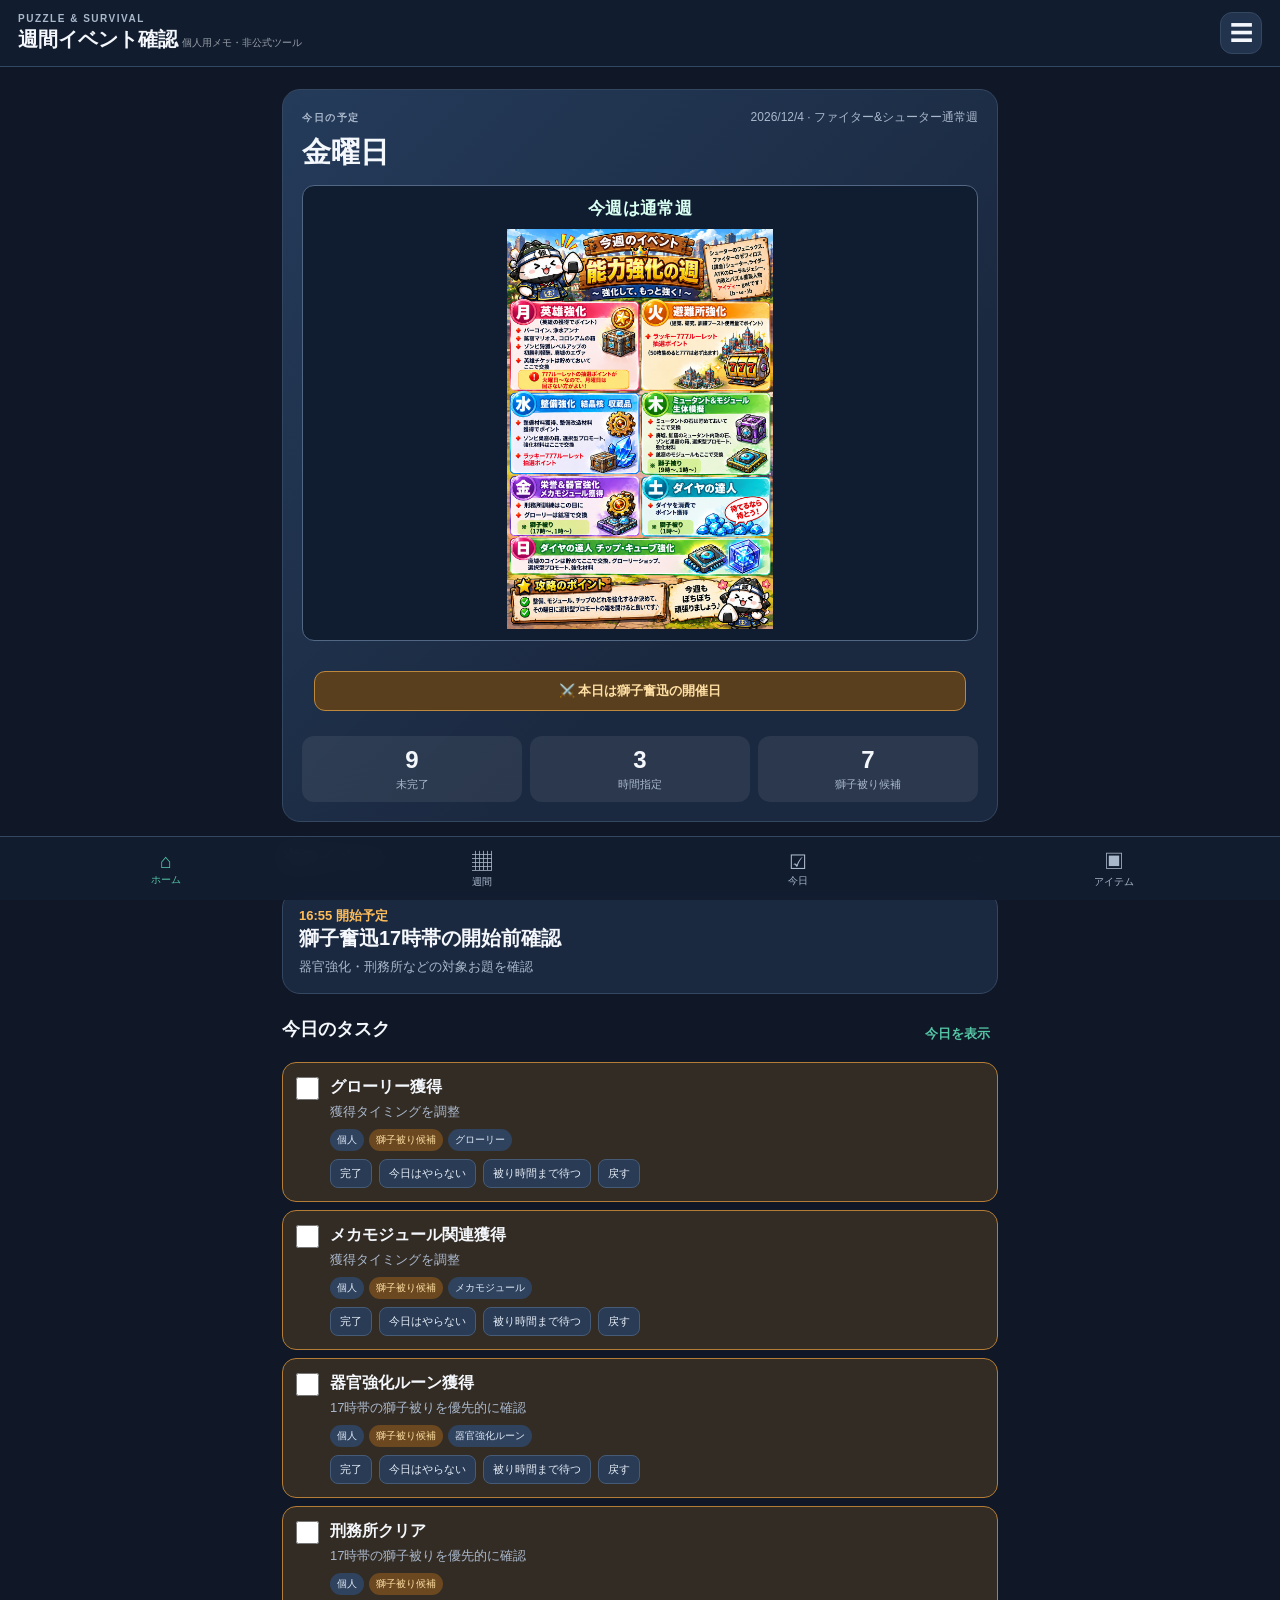
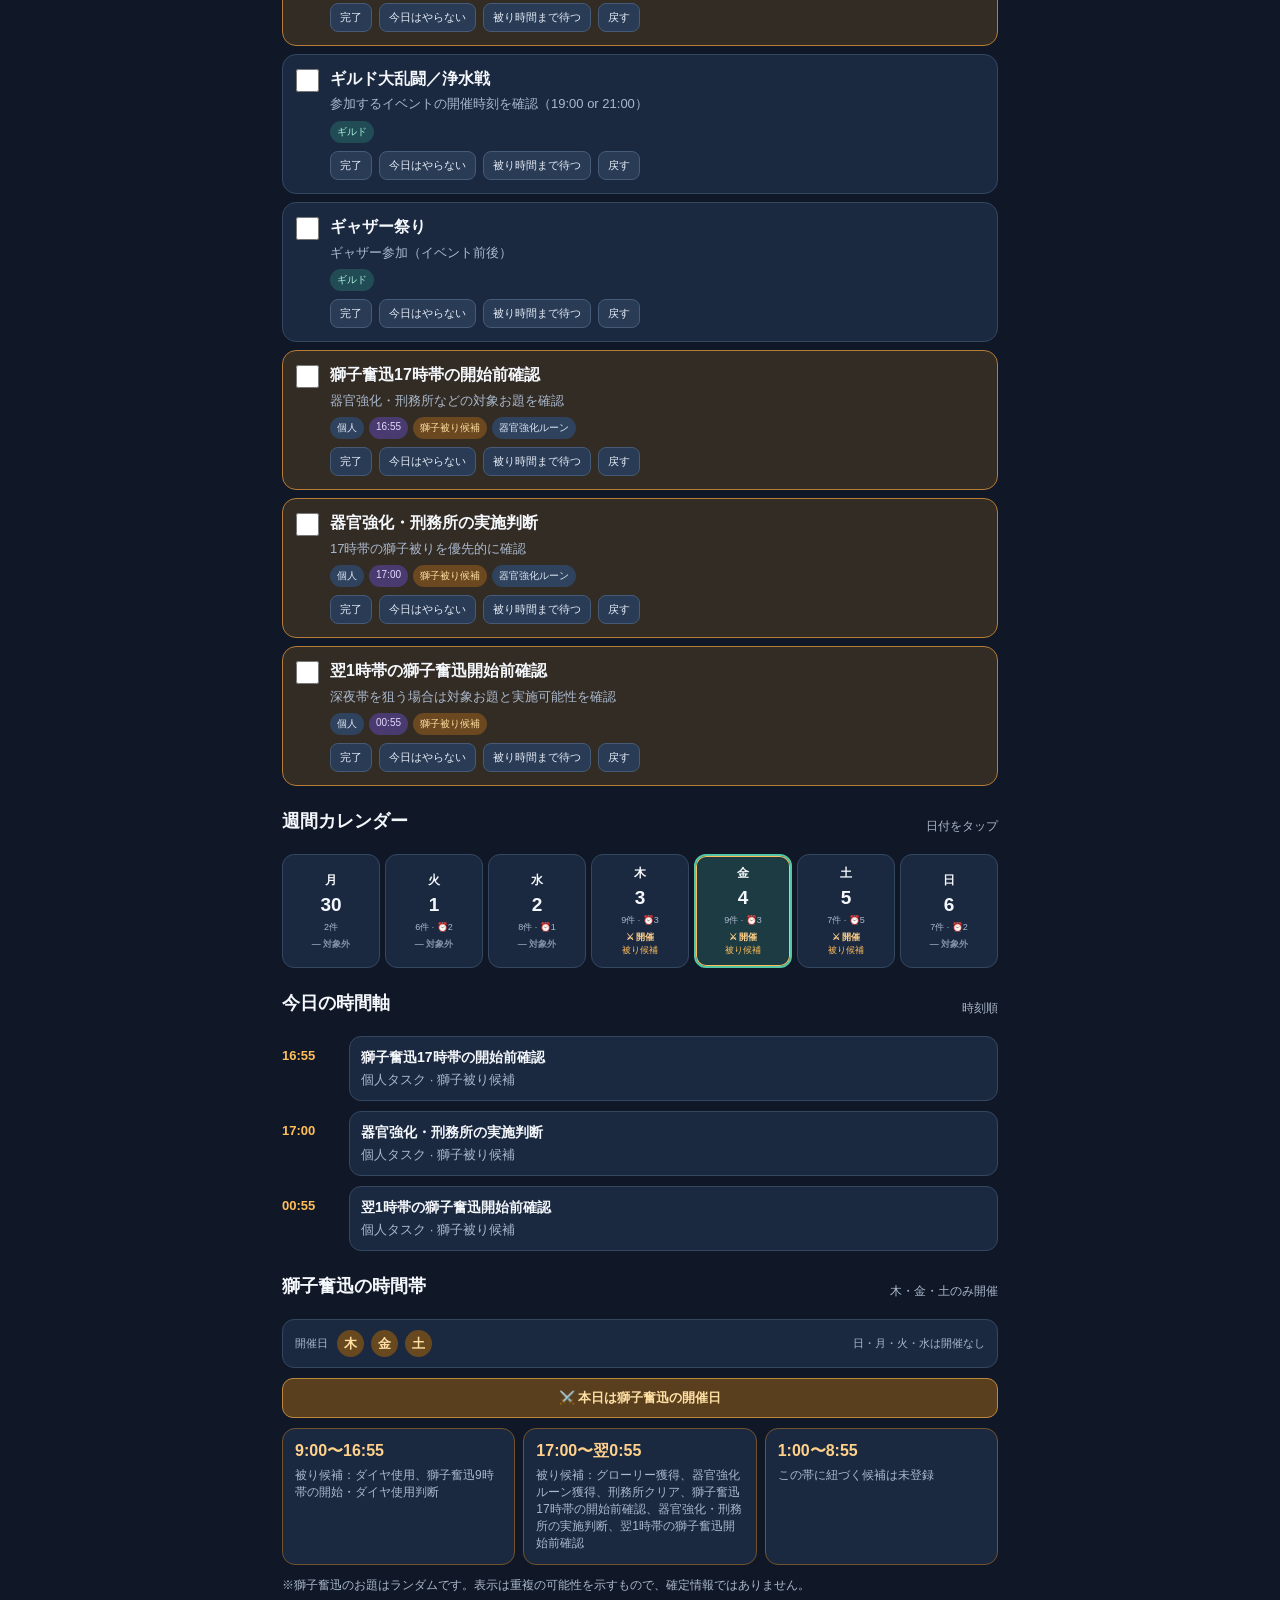
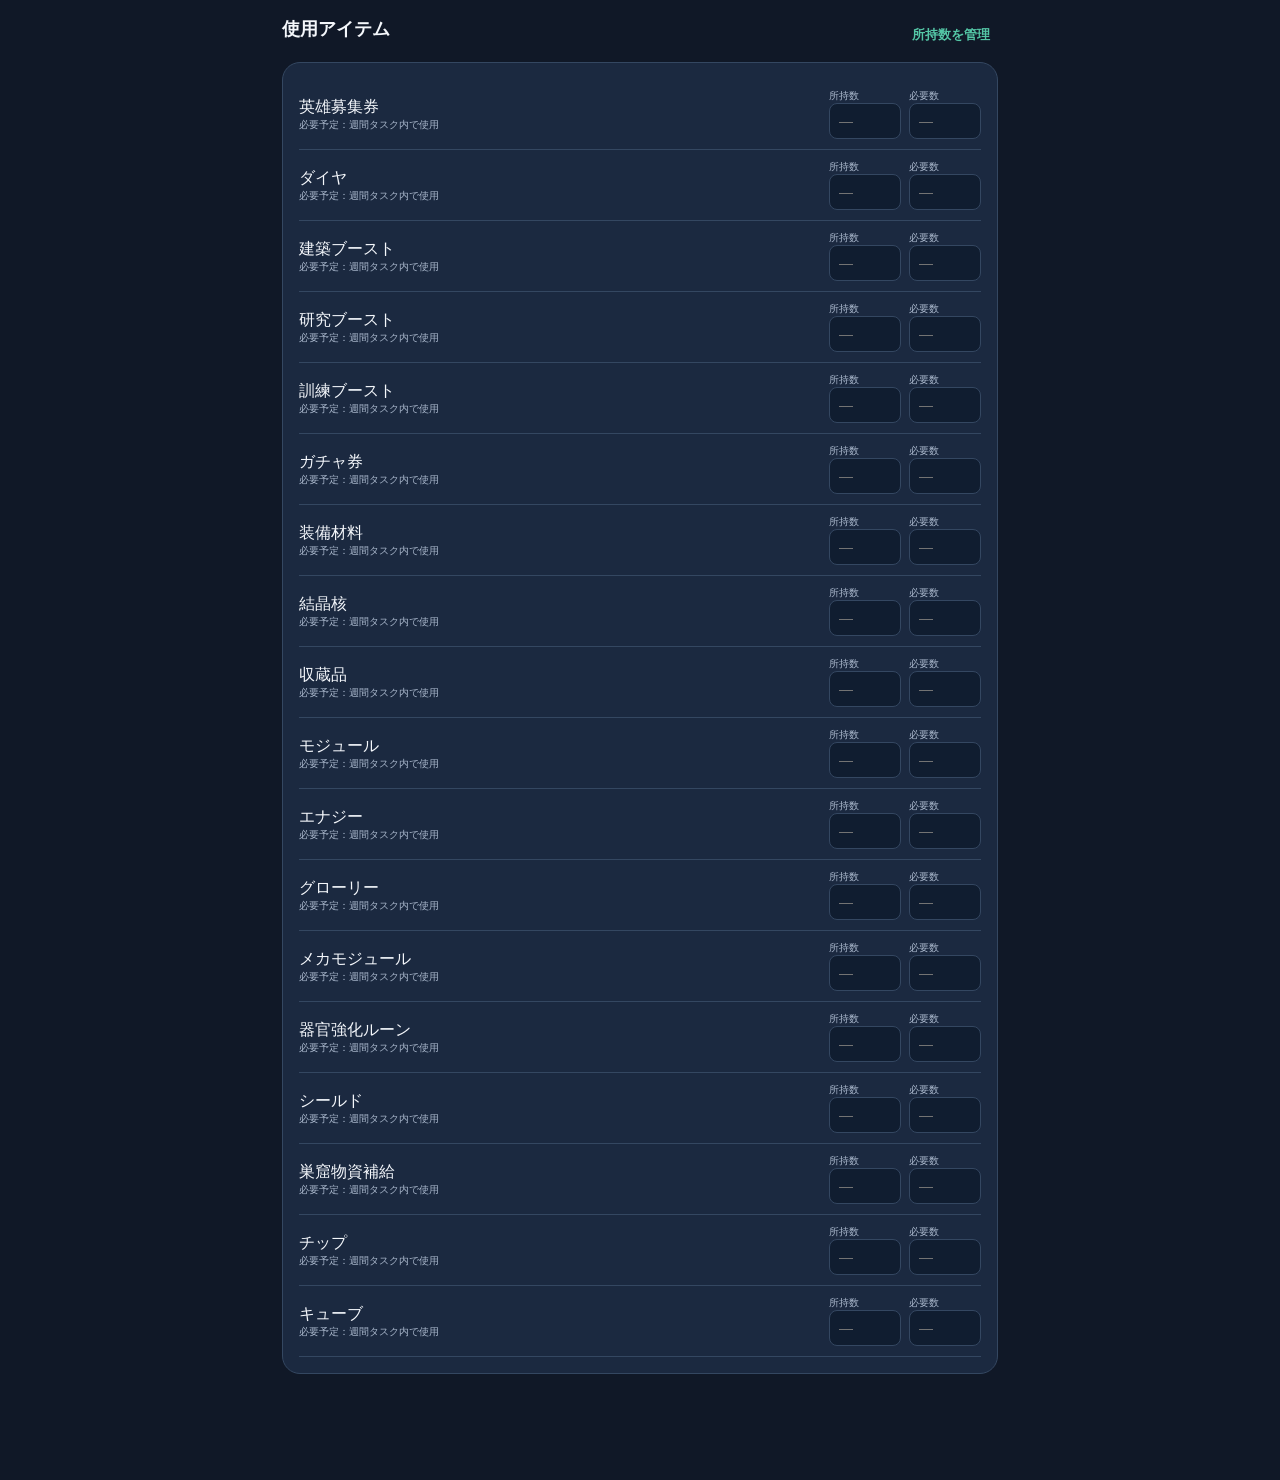
<file: index.html>
<!doctype html>
<html lang="ja">
<head>
<meta charset="utf-8"><meta name="viewport" content="width=device-width,initial-scale=1,viewport-fit=cover">
<meta name="theme-color" content="#172033"><meta name="apple-mobile-web-app-capable" content="yes"><meta name="apple-mobile-web-app-status-bar-style" content="black-translucent">
<link rel="manifest" href="manifest.json"><link rel="stylesheet" href="style.css"><title>パズサバ週間イベント</title>
</head>
<body>
<header class="topbar"><div><div class="eyebrow">PUZZLE & SURVIVAL</div><h1>週間イベント確認<span style="font-size:0.5em;font-weight:400;opacity:0.6;margin-left:0.4em;">個人用メモ・非公式ツール</span></h1></div><button class="iconbtn hamburger" id="menuBtn" aria-label="メニューを開く">☰</button></header>
<main>
<section class="hero card"><div class="hero-row"><span class="eyebrow">今日の予定</span><span id="todayDate" class="date"></span></div><h2 id="todayLabel">今日</h2><div id="weekTypeBanner" class="week-type-banner" aria-live="polite"></div><div id="lionTodayStatus" class="lion-status"></div><div class="hero-stats"><div><b id="todoCount">0</b><small>未完了</small></div><div><b id="eventCount">0</b><small>時間指定</small></div><div><b id="overlapCount">0</b><small>獅子被り候補</small></div></div></section>
<section class="section"><div class="section-head"><h2>次のイベント</h2><span class="muted" id="nextEventHint"></span></div><div id="nextEvent" class="next-event card"></div></section>
<section class="section"><div class="section-head"><h2>今日のタスク</h2><button class="textbtn" id="todayAllBtn">今日を表示</button></div><div id="todayTasks"></div></section>
<section class="section"><div class="section-head"><h2>週間カレンダー</h2><span class="muted">日付をタップ</span></div><div id="weekGrid" class="week-grid"></div></section>
<section class="section"><div class="section-head"><h2>今日の時間軸</h2><span class="muted">時刻順</span></div><div id="timeline"></div></section>
<section class="section"><div class="section-head"><h2>獅子奮迅の時間帯</h2><span class="muted">木・金・土のみ開催</span></div><div id="lionScheduleStatus" class="lion-schedule-status"></div><div id="lionBands" class="lion-grid"></div><p class="footnote">※獅子奮迅のお題はランダムです。表示は重複の可能性を示すもので、確定情報ではありません。</p></section>
<section class="section"><div class="section-head"><h2>使用アイテム</h2><button class="textbtn" id="itemsBtn">所持数を管理</button></div><div id="itemSummary" class="card"></div></section>

</main>
<nav class="bottomnav"><button class="active" data-view="home">⌂<small>ホーム</small></button><button data-view="week">▦<small>週間</small></button><button data-view="day">☑<small>今日</small></button><button data-view="items">▣<small>アイテム</small></button></nav>
<div id="detailModal" class="modal hidden"><div class="modal-panel"><div class="modal-head"><h2 id="modalTitle">日別タスク</h2><button id="closeModal" class="iconbtn">✕</button></div><div id="modalBody"></div></div></div>
<div id="toast" class="toast"></div>
<script src="app.js"></script>
</body></html>
</file>
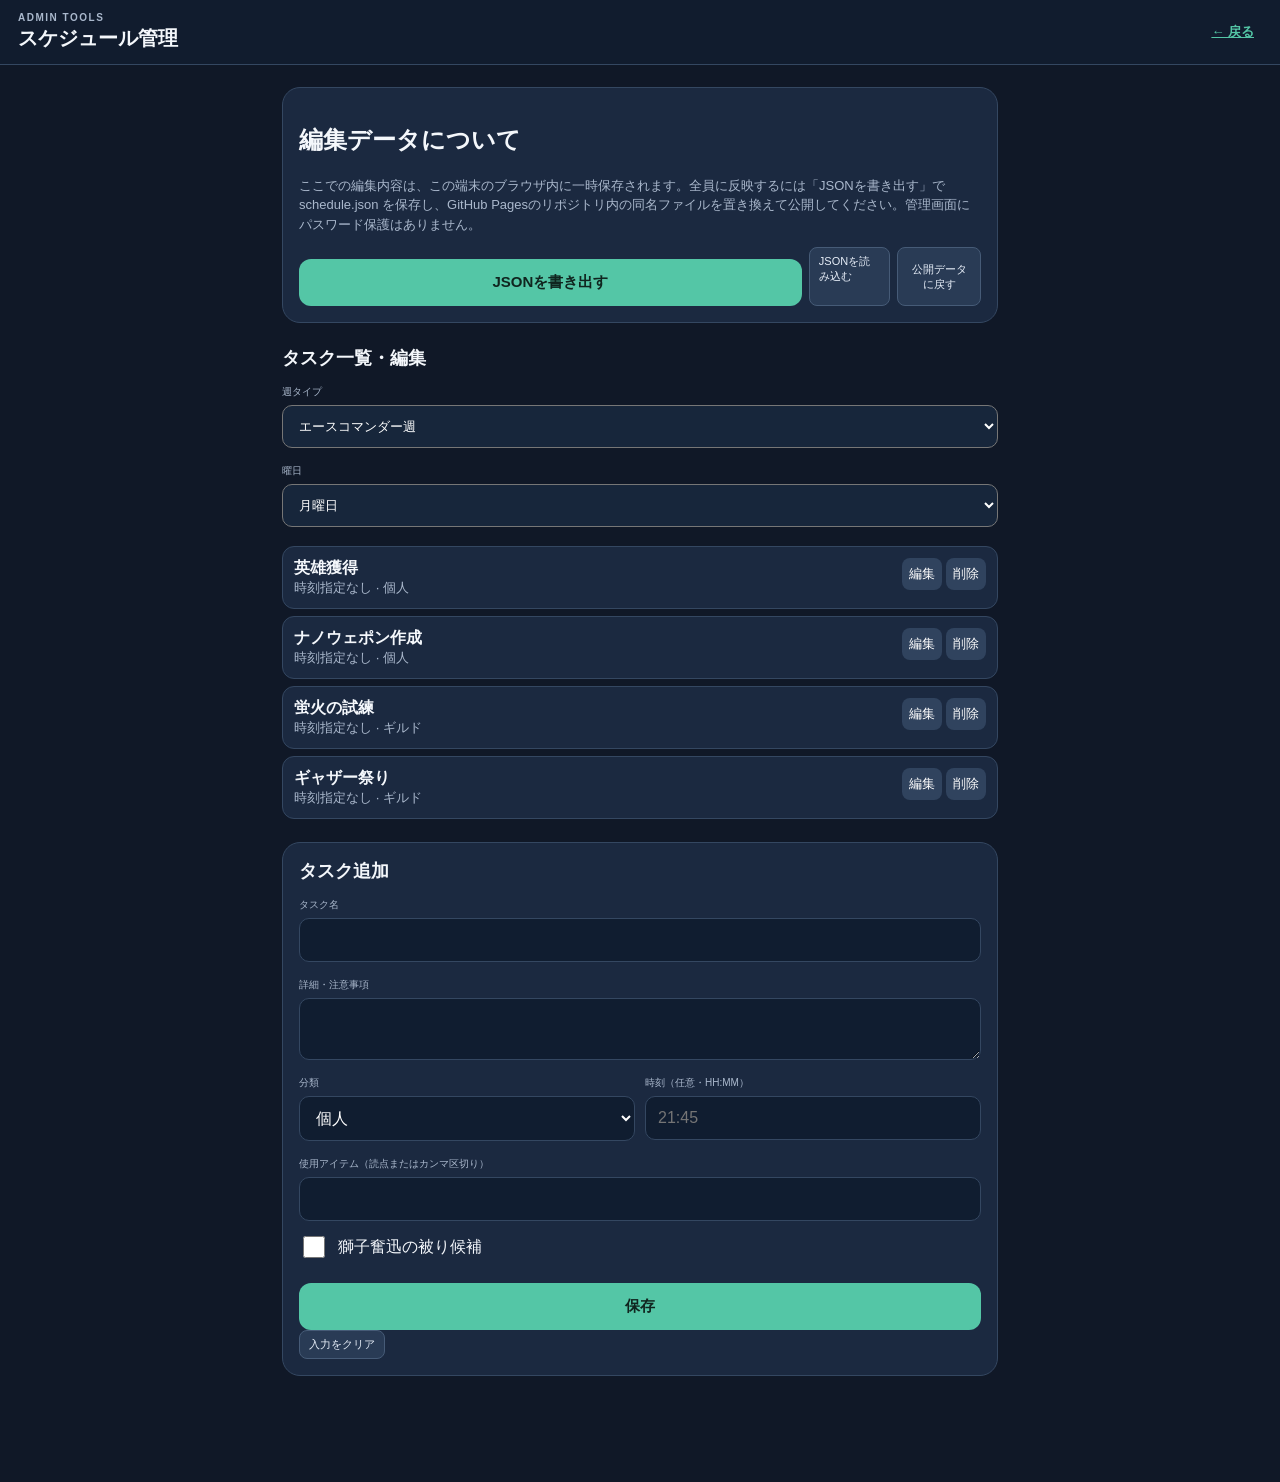
<file: admin.html>
<!doctype html><html lang="ja"><head><meta charset="utf-8"><meta name="viewport" content="width=device-width,initial-scale=1,viewport-fit=cover"><link rel="stylesheet" href="style.css"><title>管理・編集</title></head><body><header class="topbar"><div><div class="eyebrow">ADMIN TOOLS</div><h1>スケジュール管理</h1></div><a class="textbtn" href="index.html">← 戻る</a></header><main>
<div class="card"><h2>編集データについて</h2><p class="task-detail">ここでの編集内容は、この端末のブラウザ内に一時保存されます。全員に反映するには「JSONを書き出す」で schedule.json を保存し、GitHub Pagesのリポジトリ内の同名ファイルを置き換えて公開してください。管理画面にパスワード保護はありません。</p><div class="task-actions"><button class="primarybtn" id="export">JSONを書き出す</button><label class="mini-btn">JSONを読み込む<input type="file" id="import" accept=".json,application/json" hidden></label><button class="mini-btn" id="reset">公開データに戻す</button></div></div>
<div class="section"><h2>タスク一覧・編集</h2><label class="short-label">週タイプ</label><select id="week" style="width:100%;padding:12px;border-radius:10px;margin:6px 0 12px;background:#17263b;color:white"></select><label class="short-label">曜日</label><select id="day" style="width:100%;padding:12px;border-radius:10px;margin:6px 0 12px;background:#17263b;color:white"></select><div id="list"></div></div>
<div class="section card"><h2 id="formTitle">タスク追加</h2><input type="hidden" id="id"><label class="short-label">タスク名</label><input id="title" class="admininput"><label class="short-label">詳細・注意事項</label><textarea id="detail" class="admininput"></textarea><div class="formgrid"><div><label class="short-label">分類</label><select id="category" class="admininput"><option>個人</option><option>ギルド</option></select></div><div><label class="short-label">時刻（任意・HH:MM）</label><input id="time" class="admininput" placeholder="21:45"></div></div><label class="short-label">使用アイテム（読点またはカンマ区切り）</label><input id="items" class="admininput"><label class="checkline"><input type="checkbox" id="lion"> 獅子奮迅の被り候補</label><button class="primarybtn" id="save">保存</button><button class="mini-btn" id="clear">入力をクリア</button></div>
</main><script src="admin.js"></script><style>.admininput{display:block;width:100%;margin:6px 0 12px;background:#101d30;color:white;border:1px solid var(--line);border-radius:10px;padding:12px;font:inherit}.formgrid{display:grid;grid-template-columns:1fr 1fr;gap:10px}.checkline{display:flex;gap:10px;align-items:center;margin:10px 0}.checkline input{width:22px;height:22px}.admin-task{background:var(--panel);border:1px solid var(--line);border-radius:12px;padding:11px;margin:7px 0;display:flex;justify-content:space-between;gap:8px}.admin-task small{display:block;color:var(--muted)}.admin-task button{background:#30435e;color:white;border:0;border-radius:8px;padding:7px}</style></body></html>
</file>
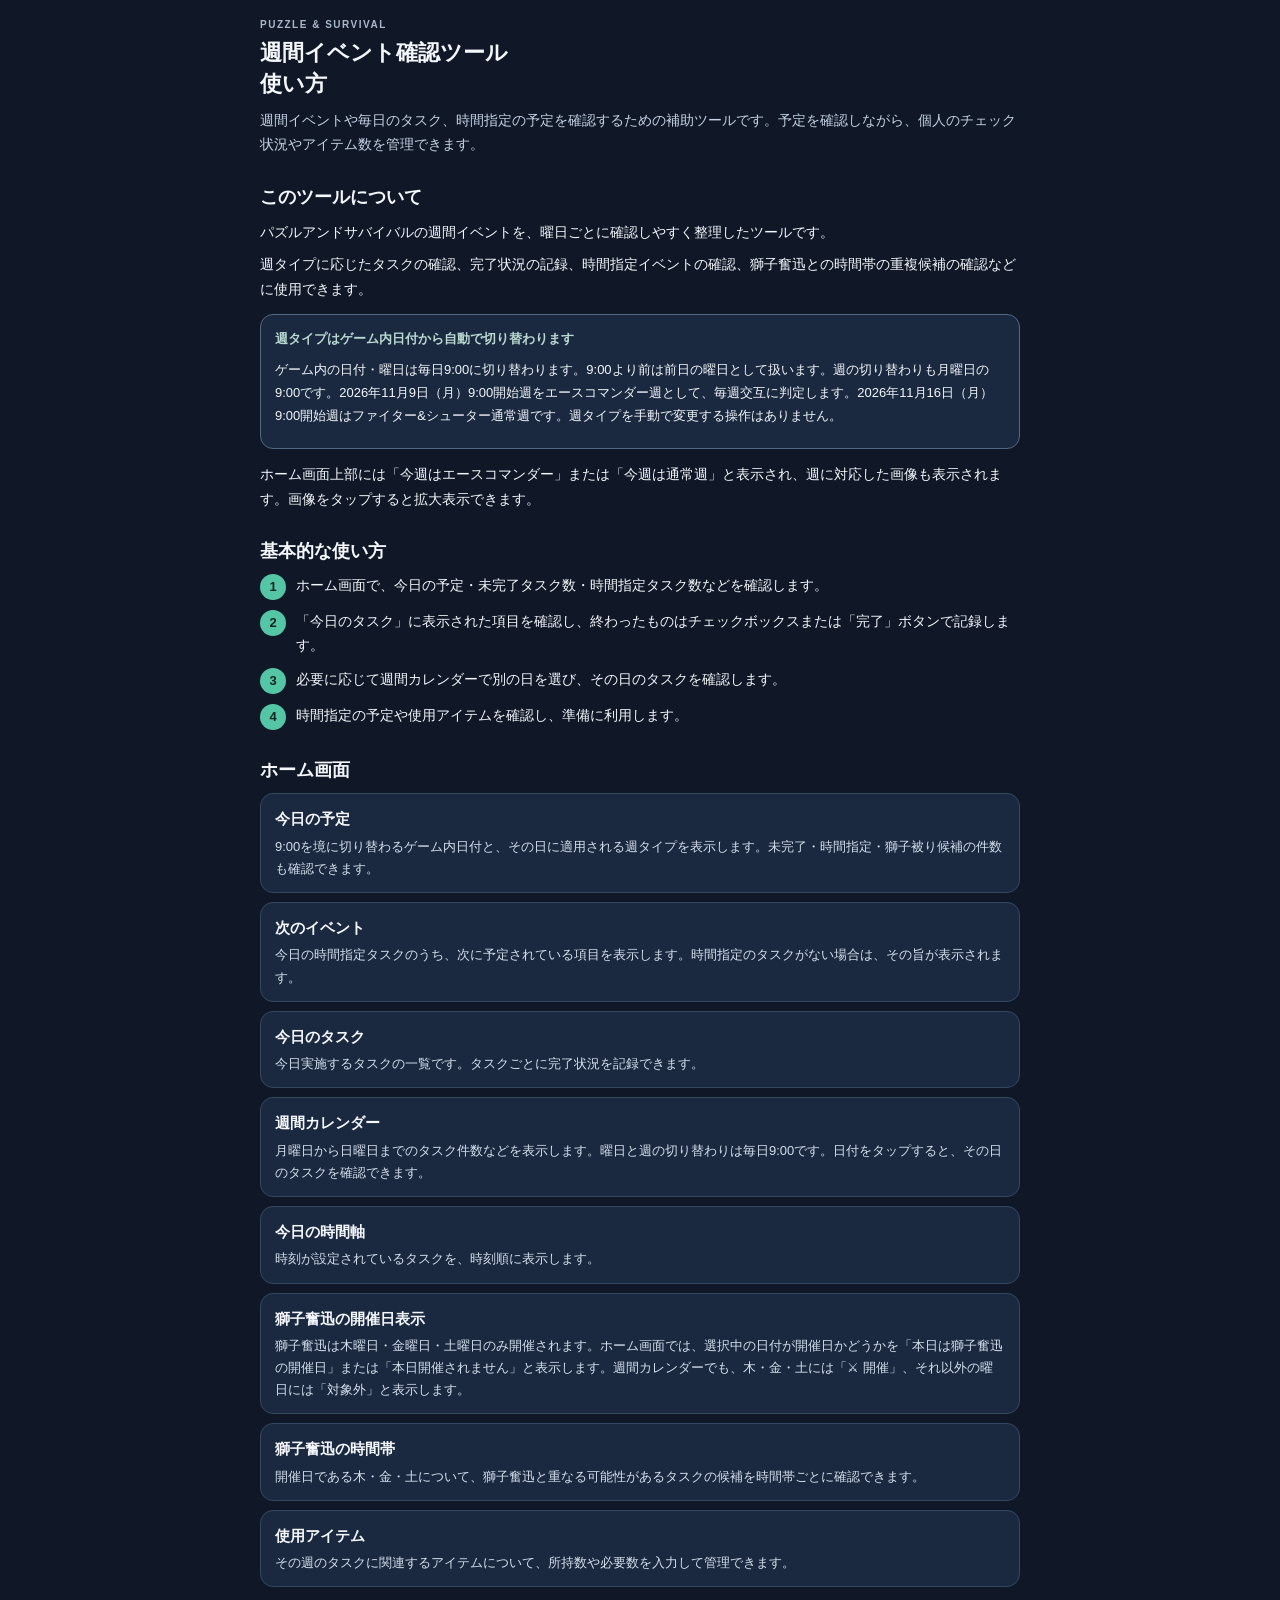
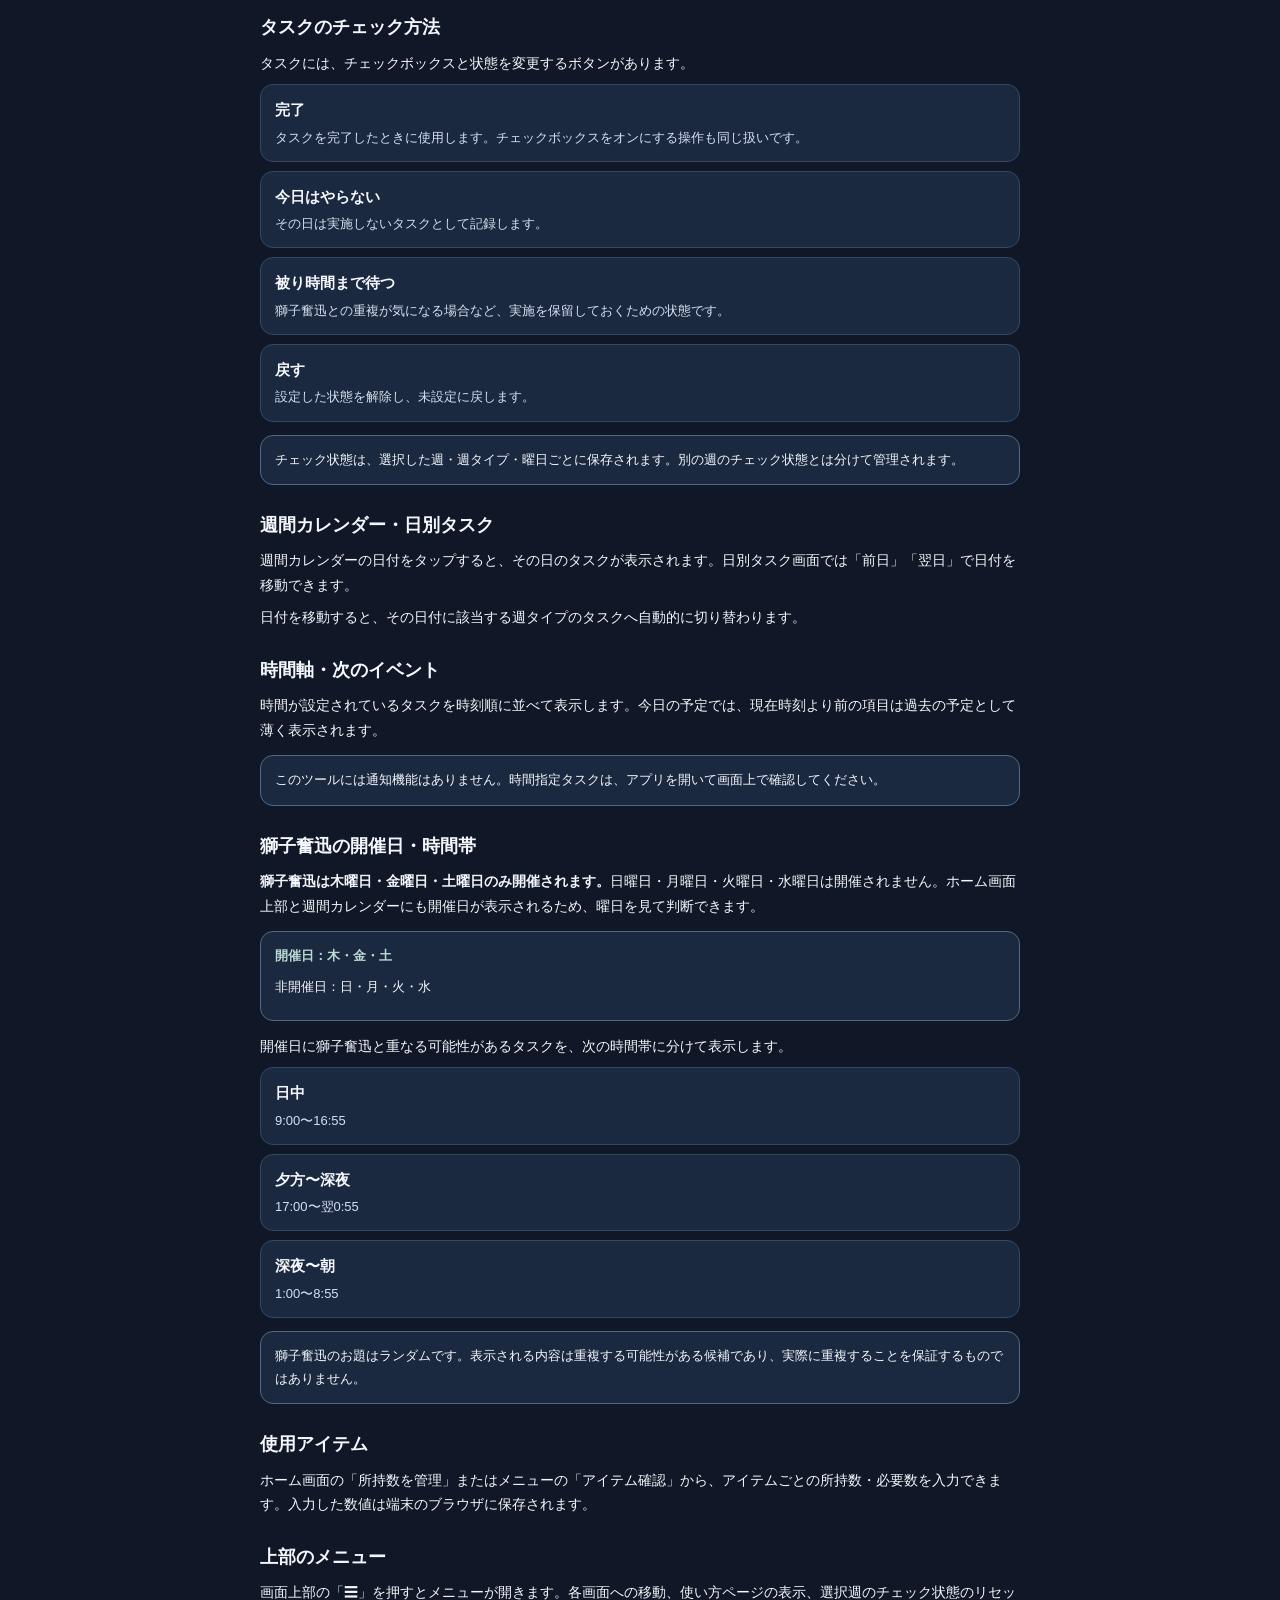
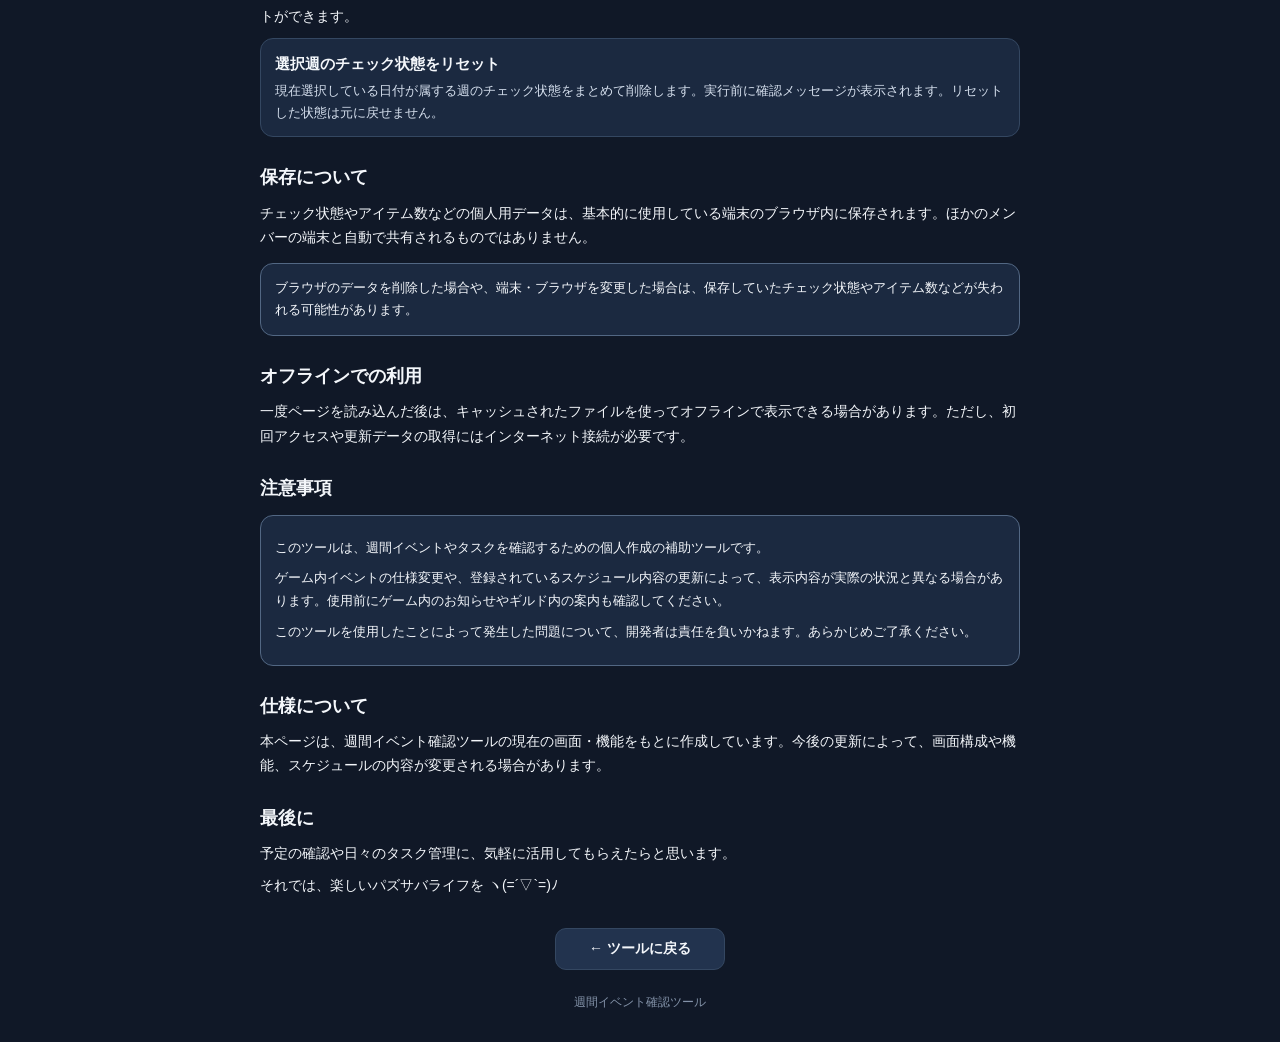
<file: help.html>
<!doctype html>
<html lang="ja">
<head>
<meta charset="utf-8">
<meta name="viewport" content="width=device-width,initial-scale=1,viewport-fit=cover">
<meta name="theme-color" content="#101827">
<title>使い方｜パズサバ週間イベント確認</title>
<style>
*{box-sizing:border-box;-webkit-tap-highlight-color:transparent}
html,body{margin:0;padding:0;background:#101827;color:#f4f7fb;font-family:-apple-system,BlinkMacSystemFont,"Hiragino Kaku Gothic ProN","Noto Sans JP",sans-serif}
body{padding:16px 14px 30px;line-height:1.7}.page{width:100%;max-width:760px;margin:0 auto}
h1{font-size:22px;line-height:1.4;margin:0 0 8px}h2{font-size:18px;line-height:1.4;margin:28px 0 10px}h3{font-size:15px;margin:17px 0 7px}
p,li{font-size:14px;line-height:1.75}p{margin:8px 0}ul,ol{padding-left:22px}
.lead{color:#c4d2e5;margin-bottom:18px}.eyebrow{font-size:10px;letter-spacing:1.5px;color:#aab8cc;font-weight:800;margin-bottom:5px}
.feature{background:#1b2940;border:1px solid #344761;border-radius:13px;padding:12px 14px;margin:9px 0}.feature-title{font-size:15px;font-weight:800;margin-bottom:4px}.feature-description{font-size:13px;line-height:1.7;color:#d5dfed}
.notice{background:#1b2940;border:1px solid #526783;border-radius:13px;padding:13px 14px;margin:13px 0;font-size:13px;line-height:1.75}.notice strong{color:#b9d9d1}.notice p{font-size:13px}
.step{display:flex;gap:10px;align-items:flex-start;margin:10px 0}.num{flex:none;width:26px;height:26px;border-radius:50%;background:#54c6a6;color:#10251f;font-weight:900;text-align:center;line-height:26px;font-size:13px}.step div:last-child{font-size:14px;line-height:1.7}
.back-area{text-align:center;margin-top:30px}.back-button{display:inline-flex;align-items:center;justify-content:center;min-width:170px;min-height:42px;padding:0 22px;background:#22334e;color:#f4f7fb;text-decoration:none;border:1px solid #344761;border-radius:11px;font-size:14px;font-weight:700}.back-button:active{opacity:.7;transform:scale(.98)}
.footer{text-align:center;color:#8392a8;font-size:12px;margin-top:22px}a.inline{color:#66ccff}
</style>
</head>
<body><div class="page">
<div class="eyebrow">PUZZLE & SURVIVAL</div>
<h1>週間イベント確認ツール<br>使い方</h1>
<p class="lead">週間イベントや毎日のタスク、時間指定の予定を確認するための補助ツールです。予定を確認しながら、個人のチェック状況やアイテム数を管理できます。</p>

<h2>このツールについて</h2>
<p>パズルアンドサバイバルの週間イベントを、曜日ごとに確認しやすく整理したツールです。</p>
<p>週タイプに応じたタスクの確認、完了状況の記録、時間指定イベントの確認、獅子奮迅との時間帯の重複候補の確認などに使用できます。</p>
<div class="notice"><strong>週タイプはゲーム内日付から自動で切り替わります</strong><p>ゲーム内の日付・曜日は毎日9:00に切り替わります。9:00より前は前日の曜日として扱います。週の切り替わりも月曜日の9:00です。2026年11月9日（月）9:00開始週をエースコマンダー週として、毎週交互に判定します。2026年11月16日（月）9:00開始週はファイター&amp;シューター通常週です。週タイプを手動で変更する操作はありません。</p></div>
<p>ホーム画面上部には「今週はエースコマンダー」または「今週は通常週」と表示され、週に対応した画像も表示されます。画像をタップすると拡大表示できます。</p>

<h2>基本的な使い方</h2>
<div class="step"><span class="num">1</span><div>ホーム画面で、今日の予定・未完了タスク数・時間指定タスク数などを確認します。</div></div>
<div class="step"><span class="num">2</span><div>「今日のタスク」に表示された項目を確認し、終わったものはチェックボックスまたは「完了」ボタンで記録します。</div></div>
<div class="step"><span class="num">3</span><div>必要に応じて週間カレンダーで別の日を選び、その日のタスクを確認します。</div></div>
<div class="step"><span class="num">4</span><div>時間指定の予定や使用アイテムを確認し、準備に利用します。</div></div>

<h2>ホーム画面</h2>
<div class="feature"><div class="feature-title">今日の予定</div><div class="feature-description">9:00を境に切り替わるゲーム内日付と、その日に適用される週タイプを表示します。未完了・時間指定・獅子被り候補の件数も確認できます。</div></div>
<div class="feature"><div class="feature-title">次のイベント</div><div class="feature-description">今日の時間指定タスクのうち、次に予定されている項目を表示します。時間指定のタスクがない場合は、その旨が表示されます。</div></div>
<div class="feature"><div class="feature-title">今日のタスク</div><div class="feature-description">今日実施するタスクの一覧です。タスクごとに完了状況を記録できます。</div></div>
<div class="feature"><div class="feature-title">週間カレンダー</div><div class="feature-description">月曜日から日曜日までのタスク件数などを表示します。曜日と週の切り替わりは毎日9:00です。日付をタップすると、その日のタスクを確認できます。</div></div>
<div class="feature"><div class="feature-title">今日の時間軸</div><div class="feature-description">時刻が設定されているタスクを、時刻順に表示します。</div></div>
<div class="feature"><div class="feature-title">獅子奮迅の開催日表示</div><div class="feature-description">獅子奮迅は木曜日・金曜日・土曜日のみ開催されます。ホーム画面では、選択中の日付が開催日かどうかを「本日は獅子奮迅の開催日」または「本日開催されません」と表示します。週間カレンダーでも、木・金・土には「⚔ 開催」、それ以外の曜日には「対象外」と表示します。</div></div>
<div class="feature"><div class="feature-title">獅子奮迅の時間帯</div><div class="feature-description">開催日である木・金・土について、獅子奮迅と重なる可能性があるタスクの候補を時間帯ごとに確認できます。</div></div>
<div class="feature"><div class="feature-title">使用アイテム</div><div class="feature-description">その週のタスクに関連するアイテムについて、所持数や必要数を入力して管理できます。</div></div>

<h2>タスクのチェック方法</h2>
<p>タスクには、チェックボックスと状態を変更するボタンがあります。</p>
<div class="feature"><div class="feature-title">完了</div><div class="feature-description">タスクを完了したときに使用します。チェックボックスをオンにする操作も同じ扱いです。</div></div>
<div class="feature"><div class="feature-title">今日はやらない</div><div class="feature-description">その日は実施しないタスクとして記録します。</div></div>
<div class="feature"><div class="feature-title">被り時間まで待つ</div><div class="feature-description">獅子奮迅との重複が気になる場合など、実施を保留しておくための状態です。</div></div>
<div class="feature"><div class="feature-title">戻す</div><div class="feature-description">設定した状態を解除し、未設定に戻します。</div></div>
<div class="notice">チェック状態は、選択した週・週タイプ・曜日ごとに保存されます。別の週のチェック状態とは分けて管理されます。</div>

<h2>週間カレンダー・日別タスク</h2>
<p>週間カレンダーの日付をタップすると、その日のタスクが表示されます。日別タスク画面では「前日」「翌日」で日付を移動できます。</p>
<p>日付を移動すると、その日付に該当する週タイプのタスクへ自動的に切り替わります。</p>

<h2>時間軸・次のイベント</h2>
<p>時間が設定されているタスクを時刻順に並べて表示します。今日の予定では、現在時刻より前の項目は過去の予定として薄く表示されます。</p>
<div class="notice">このツールには通知機能はありません。時間指定タスクは、アプリを開いて画面上で確認してください。</div>

<h2>獅子奮迅の開催日・時間帯</h2>
<p><strong>獅子奮迅は木曜日・金曜日・土曜日のみ開催されます。</strong>日曜日・月曜日・火曜日・水曜日は開催されません。ホーム画面上部と週間カレンダーにも開催日が表示されるため、曜日を見て判断できます。</p>
<div class="notice"><strong>開催日：木・金・土</strong><p>非開催日：日・月・火・水</p></div>
<p>開催日に獅子奮迅と重なる可能性があるタスクを、次の時間帯に分けて表示します。</p>
<div class="feature"><div class="feature-title">日中</div><div class="feature-description">9:00〜16:55</div></div>
<div class="feature"><div class="feature-title">夕方〜深夜</div><div class="feature-description">17:00〜翌0:55</div></div>
<div class="feature"><div class="feature-title">深夜〜朝</div><div class="feature-description">1:00〜8:55</div></div>
<div class="notice">獅子奮迅のお題はランダムです。表示される内容は重複する可能性がある候補であり、実際に重複することを保証するものではありません。</div>

<h2>使用アイテム</h2>
<p>ホーム画面の「所持数を管理」またはメニューの「アイテム確認」から、アイテムごとの所持数・必要数を入力できます。入力した数値は端末のブラウザに保存されます。</p>

<h2>上部のメニュー</h2>
<p>画面上部の「☰」を押すとメニューが開きます。各画面への移動、使い方ページの表示、選択週のチェック状態のリセットができます。</p>
<div class="feature"><div class="feature-title">選択週のチェック状態をリセット</div><div class="feature-description">現在選択している日付が属する週のチェック状態をまとめて削除します。実行前に確認メッセージが表示されます。リセットした状態は元に戻せません。</div></div>
<!--
<h2>スケジュール管理・編集</h2>
<p>メニューの「スケジュール管理・編集」から管理画面を開き、週タイプ・曜日ごとのタスクを追加・編集・削除できます。</p>
<ol><li>管理画面で週タイプと曜日を選びます。</li><li>タスクの内容や時刻などを編集します。</li><li>「JSONを書き出す」で更新したスケジュールデータを保存します。</li><li>公開サイトで共通の予定を更新する場合は、書き出した <code>schedule.json</code> をサイト側のファイルと置き換えて公開します。</li></ol>
<div class="notice"><strong>管理画面の注意</strong><p>管理画面での編集は、その端末内に一時保存されるだけです。ほかのメンバーに変更を反映するには、JSONを書き出してサイト側の <code>schedule.json</code> を更新する必要があります。</p><p>GitHub Pagesなどで公開している場合、管理画面自体も公開されます。管理画面にはパスワード認証がないため、公開・共有する前に運営関係者と取り扱いを確認してください。</p></div>
-->
<h2>保存について</h2>
<p>チェック状態やアイテム数などの個人用データは、基本的に使用している端末のブラウザ内に保存されます。ほかのメンバーの端末と自動で共有されるものではありません。</p>
<div class="notice">ブラウザのデータを削除した場合や、端末・ブラウザを変更した場合は、保存していたチェック状態やアイテム数などが失われる可能性があります。</div>

<h2>オフラインでの利用</h2>
<p>一度ページを読み込んだ後は、キャッシュされたファイルを使ってオフラインで表示できる場合があります。ただし、初回アクセスや更新データの取得にはインターネット接続が必要です。</p>

<h2>注意事項</h2>
<div class="notice"><p>このツールは、週間イベントやタスクを確認するための個人作成の補助ツールです。</p><p>ゲーム内イベントの仕様変更や、登録されているスケジュール内容の更新によって、表示内容が実際の状況と異なる場合があります。使用前にゲーム内のお知らせやギルド内の案内も確認してください。</p><p>このツールを使用したことによって発生した問題について、開発者は責任を負いかねます。あらかじめご了承ください。</p></div>

<h2>仕様について</h2>
<p>本ページは、週間イベント確認ツールの現在の画面・機能をもとに作成しています。今後の更新によって、画面構成や機能、スケジュールの内容が変更される場合があります。</p>

<h2>最後に</h2>
<p>予定の確認や日々のタスク管理に、気軽に活用してもらえたらと思います。</p>
<p>それでは、楽しいパズサバライフを ヽ(=´▽`=)ﾉ</p>

<div class="back-area"><a class="back-button" href="index.html">← ツールに戻る</a></div>
<div class="footer">週間イベント確認ツール</div>
</div></body></html>
</file>
<file: style.css>
*{box-sizing:border-box} :root{--bg:#101827;--panel:#1b2940;--panel2:#22334e;--text:#f4f7fb;--muted:#aab8cc;--line:#344761;--accent:#54c6a6;--warn:#ffbd59;--danger:#ff7777}
body{margin:0;background:var(--bg);color:var(--text);font-family:-apple-system,BlinkMacSystemFont,"Hiragino Kaku Gothic ProN","Noto Sans JP",sans-serif;font-size:16px;padding-bottom:calc(84px + env(safe-area-inset-bottom))}
.topbar{position:sticky;top:0;z-index:5;background:#121d30ee;backdrop-filter:blur(12px);padding:calc(12px + env(safe-area-inset-top)) 18px 12px;display:flex;align-items:center;justify-content:space-between;border-bottom:1px solid var(--line)}h1{font-size:20px;margin:2px 0 0}.eyebrow{font-size:10px;letter-spacing:1.5px;color:var(--muted);font-weight:800}.iconbtn{background:var(--panel2);border:1px solid var(--line);color:var(--text);border-radius:12px;width:42px;height:42px;font-size:19px}
main{max-width:760px;margin:auto;padding:14px 14px 30px}.card{background:var(--panel);border:1px solid var(--line);border-radius:18px;padding:16px}.hero{background:linear-gradient(135deg,#243b5a,#1b2940 65%);padding:19px}.hero-row,.section-head,.modal-head{display:flex;justify-content:space-between;align-items:center;gap:10px}.date,.muted,.footnote{color:var(--muted);font-size:12px}.hero h2{font-size:29px;margin:7px 0 12px}.hero select{width:100%;background:#101d31;color:white;border:1px solid #526783;border-radius:12px;padding:12px;font-size:16px}.hero-stats{display:grid;grid-template-columns:repeat(3,1fr);gap:8px;margin-top:15px}.hero-stats div{background:#ffffff12;border-radius:12px;padding:10px;text-align:center}.hero-stats b{display:block;font-size:24px}.hero-stats small{color:var(--muted);font-size:11px}
.section{margin-top:23px}.section h2{font-size:18px;margin:0 0 11px}.section-head{margin-bottom:10px}.textbtn{border:0;background:none;color:var(--accent);font-weight:700;font-size:13px;padding:8px}.next-event{min-height:72px}.next-event strong{font-size:20px}.next-event .time{font-size:13px;color:var(--warn);font-weight:800}.task-card{display:flex;gap:11px;align-items:flex-start;background:var(--panel);border:1px solid var(--line);border-radius:14px;padding:13px;margin:8px 0}.task-card.overlap{border-color:#b47c35;background:#332c25}.task-card.done{opacity:.55}.task-card input{width:23px;height:23px;accent-color:var(--accent);flex:none;margin:1px 0 0}.task-main{flex:1;min-width:0}.task-title{font-weight:750;line-height:1.35}.task-detail{color:var(--muted);font-size:13px;margin-top:5px;line-height:1.5}.badges{display:flex;flex-wrap:wrap;gap:5px;margin-top:7px}.badge{font-size:10px;padding:4px 7px;border-radius:20px;background:#30435e;color:#dce8f7}.badge.guild{background:#214b55;color:#a8f2df}.badge.lion{background:#6b481f;color:#ffe0a4}.badge.time{background:#493b70;color:#e4d8ff}.task-actions{display:flex;gap:7px;margin-top:8px}.mini-btn{background:#293b55;color:#e6edf7;border:1px solid #465b77;border-radius:8px;padding:6px 9px;font-size:11px}
.week-grid{display:grid;grid-template-columns:repeat(7,minmax(0,1fr));gap:5px}.day-cell{background:var(--panel);border:1px solid var(--line);border-radius:12px;color:var(--text);padding:9px 2px;min-height:82px;text-align:center}.day-cell.selected{border:2px solid var(--accent);background:#1d3b42}.day-cell.today{box-shadow:inset 0 0 0 1px var(--warn)}.day-cell b{display:block;font-size:12px}.day-cell strong{display:block;font-size:19px;margin:5px}.day-cell small{display:block;color:var(--muted);font-size:9px}.day-cell .dot{color:var(--warn)}
.timeline-item{display:grid;grid-template-columns:58px 1fr;gap:9px;margin:10px 0}.timeline-time{font-weight:800;color:var(--warn);padding-top:12px;font-size:13px}.timeline-content{background:var(--panel);border:1px solid var(--line);border-radius:12px;padding:11px}.timeline-content.past{opacity:.42}.timeline-content strong{font-size:14px}.timeline-content small{display:block;color:var(--muted);margin-top:4px}.lion-grid{display:grid;gap:8px}.lion-band{background:var(--panel);border:1px solid #72532e;border-radius:13px;padding:12px}.lion-band b{color:#ffd18a}.lion-band p{font-size:12px;color:var(--muted);margin:5px 0 0}.menu-grid{display:grid;grid-template-columns:repeat(2,1fr);gap:8px}.menu-grid button,.menu-grid a{display:block;text-align:center;text-decoration:none;background:var(--panel);color:var(--text);border:1px solid var(--line);border-radius:13px;padding:15px 5px;font-size:14px;font-weight:700}
.bottomnav{position:fixed;bottom:0;left:0;right:0;z-index:6;display:grid;grid-template-columns:repeat(4,1fr);background:#121d30f2;border-top:1px solid var(--line);padding:8px 8px calc(8px + env(safe-area-inset-bottom));backdrop-filter:blur(12px)}.bottomnav button{border:0;background:none;color:var(--muted);font-size:20px;padding:3px}.bottomnav small{display:block;font-size:10px}.bottomnav button.active{color:var(--accent)}
.modal{position:fixed;inset:0;background:#0009;z-index:10;display:flex;align-items:flex-end;justify-content:center}.modal.hidden{display:none}.modal-panel{background:var(--bg);border:1px solid var(--line);border-radius:22px 22px 0 0;width:100%;max-width:760px;max-height:88dvh;overflow:auto;padding:18px 15px calc(25px + env(safe-area-inset-bottom))}.modal-head{margin-bottom:14px}.modal-head h2{margin:0;font-size:19px}.settingrow{display:flex;justify-content:space-between;padding:15px 0;border-bottom:1px solid var(--line)}.settingrow input{width:23px;height:23px}.primarybtn,.dangerbtn{width:100%;border:0;border-radius:12px;padding:14px;font-size:15px;font-weight:800;margin-top:12px}.primarybtn{background:var(--accent);color:#10251f}.dangerbtn{background:#542e36;color:#ffd8dd}.toast{position:fixed;bottom:95px;left:50%;transform:translateX(-50%);background:#eaf7f2;color:#17352b;padding:11px 16px;border-radius:20px;font-size:13px;font-weight:700;opacity:0;pointer-events:none;transition:.2s;z-index:20;white-space:nowrap}.toast.show{opacity:1}.empty{color:var(--muted);padding:16px;text-align:center;background:var(--panel);border-radius:12px;font-size:13px}.item-row{display:grid;grid-template-columns:1fr 72px 72px;gap:8px;align-items:center;padding:10px 0;border-bottom:1px solid var(--line)}.item-row input{width:100%;background:#101d30;color:white;border:1px solid var(--line);border-radius:8px;padding:9px;font-size:14px}.short-label{font-size:10px;color:var(--muted)}@media(min-width:600px){main{padding:22px}.lion-grid{grid-template-columns:repeat(3,1fr)}.modal{align-items:center}.modal-panel{border-radius:20px}}

.week-type-banner{margin-top:8px;background:#101d31;border:1px solid #526783;border-radius:12px;padding:11px;text-align:center}.week-type-title{font-size:17px;color:#d8fff1;font-weight:850;letter-spacing:.02em;margin-bottom:9px}.week-type-image-link{display:block;max-width:100%;border-radius:9px;overflow:hidden;text-decoration:none}.week-type-image-link img{display:block;width:100%;max-height:400px;object-fit:contain;border-radius:9px}.image-missing-text{display:none;color:var(--muted);font-size:11px;padding:8px}.week-type-image-link.image-missing{border:1px dashed #65758b}.week-type-image-link.image-missing .image-missing-text{display:block}.hamburger{font-size:23px;line-height:1}.menu-list{display:grid;gap:9px}.menu-list button,.menu-list a{display:block;width:100%;text-align:left;text-decoration:none;background:var(--panel);color:var(--text);border:1px solid var(--line);border-radius:13px;padding:15px;font-size:15px;font-weight:700}

.lion-status{margin-top:10px;border-radius:11px;padding:10px 12px;font-size:13px;font-weight:850;text-align:center}.lion-status.active{background:#593f1d;border:1px solid #bd873c;color:#ffe0a4}.lion-status.inactive{background:#253247;border:1px solid #53647b;color:#d6e0ed}.lion-status small{display:block;font-size:11px;font-weight:600;margin-top:2px;color:inherit;opacity:.85}.lion-schedule-status{margin-bottom:10px}.lion-days{display:flex;align-items:center;gap:7px;flex-wrap:wrap;background:var(--panel);border:1px solid var(--line);border-radius:12px;padding:10px 12px;margin-bottom:8px}.lion-days-title{font-size:11px;color:var(--muted);margin-right:2px}.lion-days b{display:inline-flex;align-items:center;justify-content:center;width:27px;height:27px;border-radius:50%;background:#68491f;color:#ffe0a4;font-size:13px}.lion-days-note{font-size:11px;color:var(--muted);margin-left:auto}.day-cell .lion-day{font-size:9px;font-weight:800;margin-top:4px}.day-cell .lion-day.on{color:#ffd18a}.day-cell .lion-day.off{color:#8291a7}
</file>
